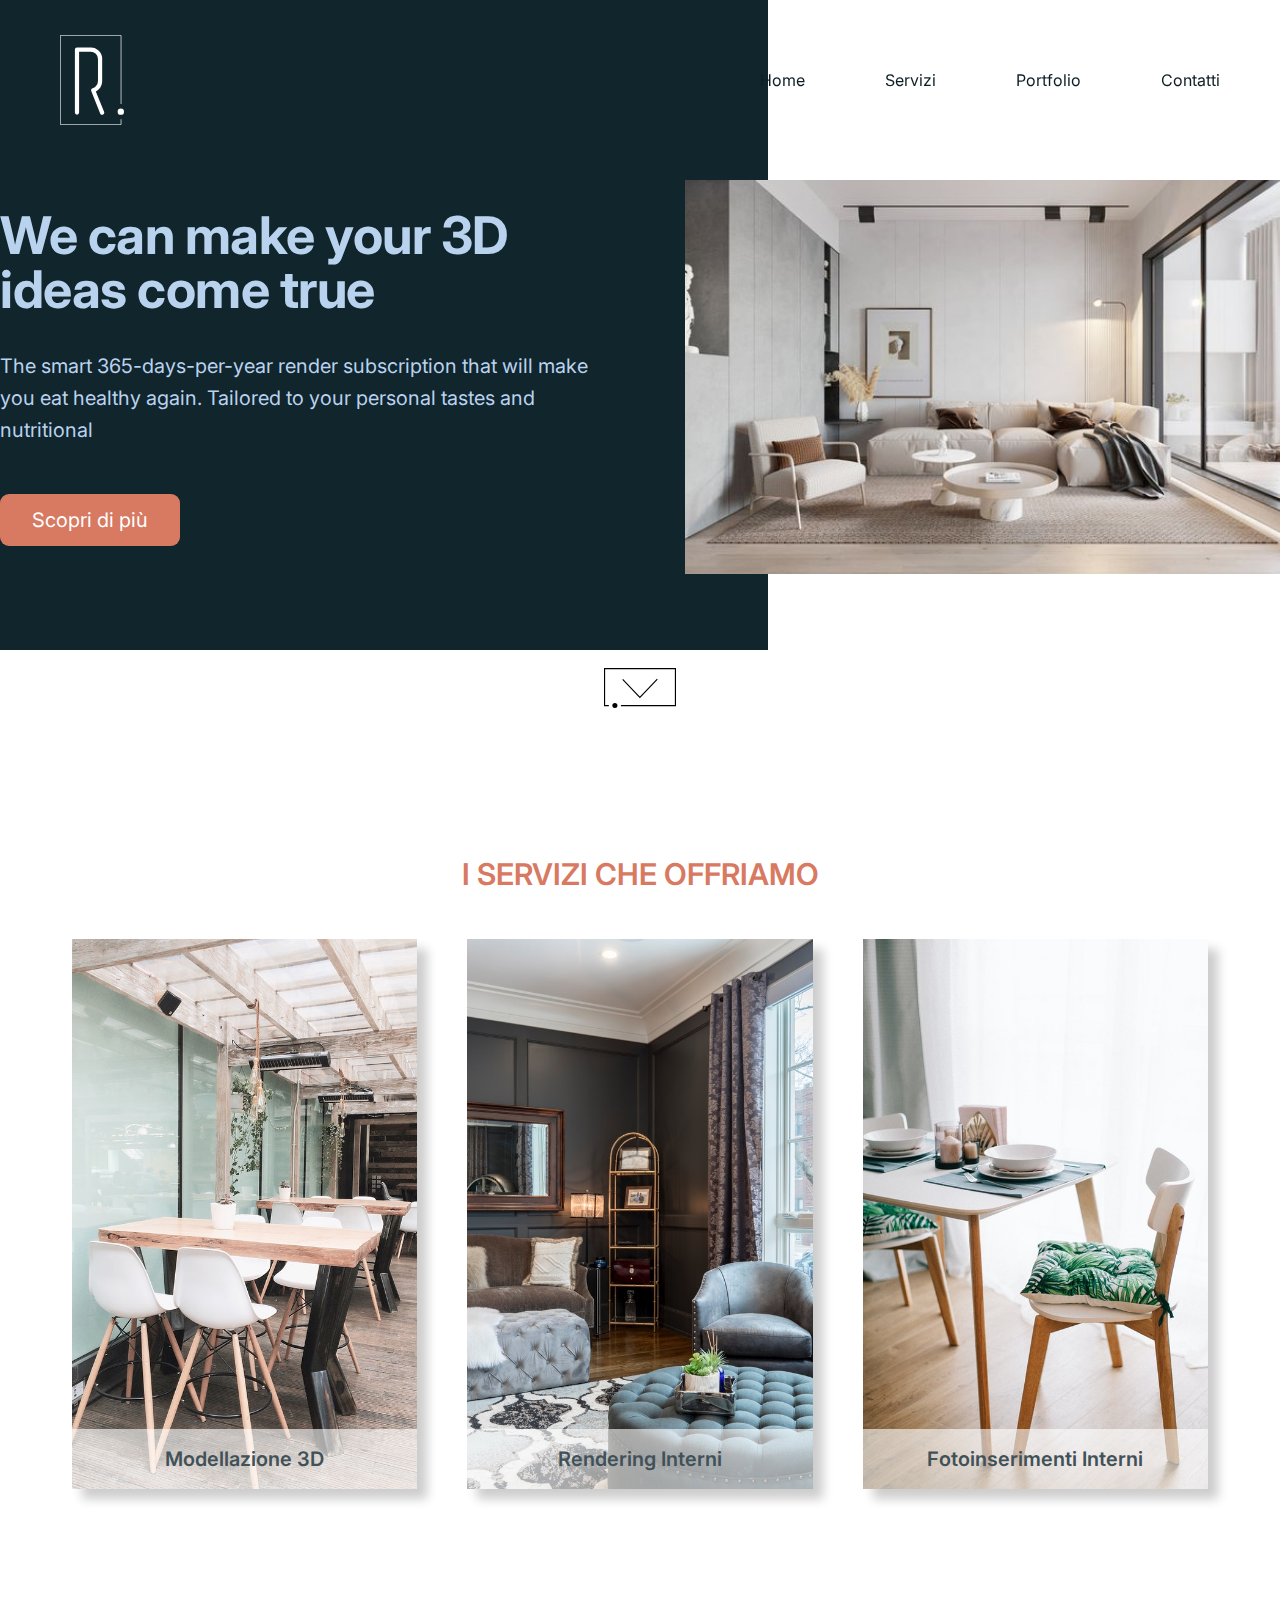
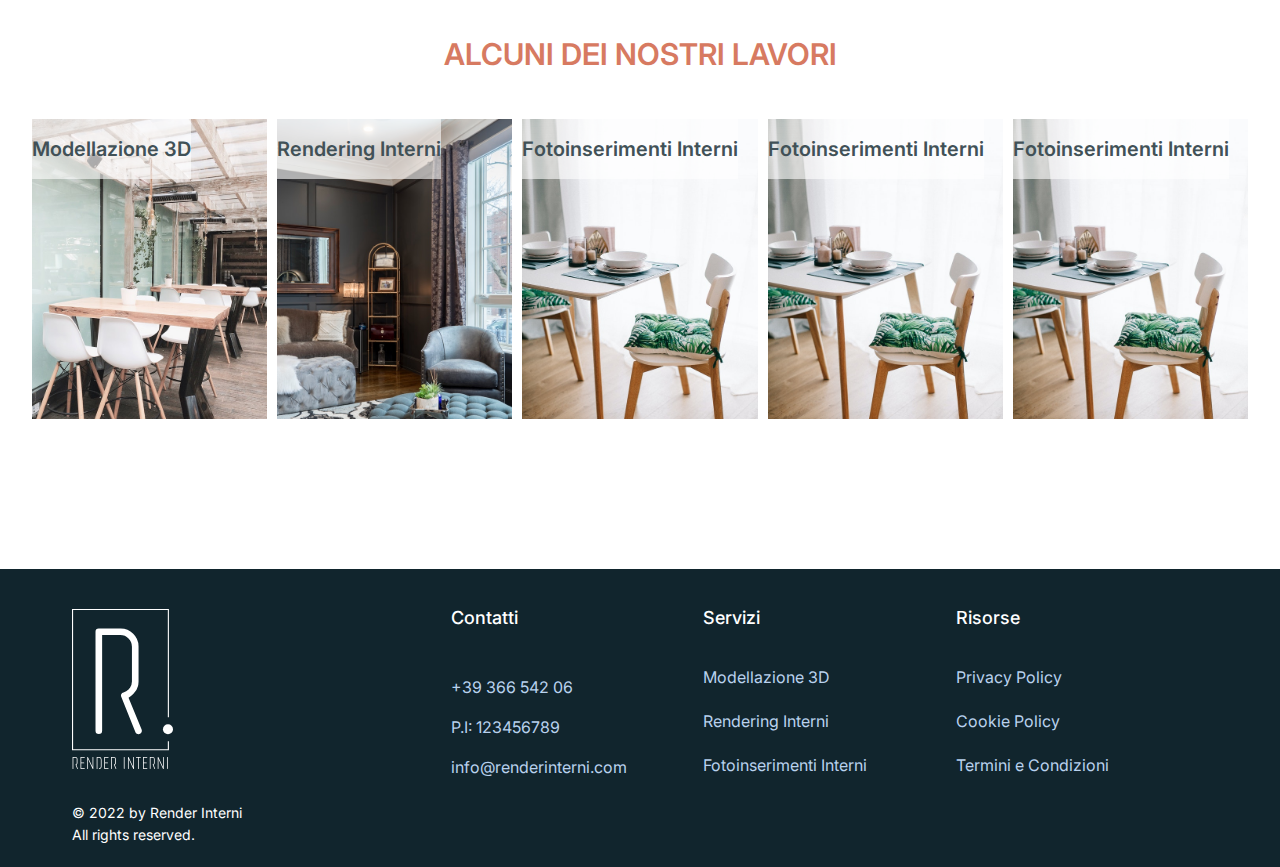
<file: index.html>
<!-- USEFUL LINKS
    https://docs.emmet.io/cheat-sheet/
https://codepen.io/ -->

<!DOCTYPE html>
<html lang="en">

<head>
  <meta charset="UTF-8" />
  <meta http-equiv="X-UA-Compatible" content="IE=edge" />
  <meta name="viewport" content="width=device-width, initial-scale=1.0" />

  <link rel="preconnect" href="https://fonts.googleapis.com">
  <link rel="preconnect" href="https://fonts.gstatic.com" crossorigin>
  <link href="https://fonts.googleapis.com/css2?family=Inter:wght@400;500;700&display=swap" rel="stylesheet">

  <link rel="stylesheet" href="css/style.css" />
  <link rel="stylesheet" href="css/general.css" />

  <title>Render Interni</title>
</head>

<body>

  <header class="header sticky">
    <a href="#">
      <img class="logo" alt="Render interni logo" src="images/logo/logo-renderinterni-white-simple.svg" />
    </a>
    <nav class="main-nav">
      <ul class="main-nav-list">
        <li><a href="index.html" class="main-nav-link">Home</a></li>
        <ul class="main-nav-list">
          <li><a href="servizi.html" class="main-nav-link">Servizi</a></li>
          <ul class="main-nav-list">
            <li><a href="portfolio.html" class="main-nav-link">Portfolio</a></li>
            <ul class="main-nav-list">
              <li><a href="contatti.html" class="main-nav-link">Contatti</a></li>
            </ul>
    </nav>
  </header>



  <section class="section-hero">
    <div class="hero">
      <div class="hero-text-box">
        <h1 class="heading-primary">We can make your 3D ideas come true</h1>
        <p class="hero-description">
          The smart 365-days-per-year render subscription that will make you
          eat healthy again. Tailored to your personal tastes and nutritional
        </p>
        <a href="#" class="btn btn--full margin-right-sm">Scopri di più</a>
      </div>
      <div class="hero-img-box">
        <img src="images/hero/hero.jpg" class="hero-img" alt="Render of a living room" />
      </div>
    </div>

  </section>

  <div class="logo-scroll">
    <div class="container">
      <a href="#">
        <img class="scroll" src="images/icons/Scroll down.svg" alt="Icon of a mouse scrolling down">
      </a>
    </div>
  </div>

  <section class="section-showcase">
    <div class="container text-center">
      <h2 class="heading-secondary">I servizi che offriamo</h2>
    </div>



    <div class="container grid grid--3columns text-center showcase-grid">

      <div class="card-modellazione-3d card flex">
        <div class="card-rectangle flex">
          <h3 class="card-title">Modellazione 3D</h3>
        </div>
      </div>

      <div class="card-rendering-interni card flex">
        <div class="card-rectangle flex">
          <h3 class="card-title">Rendering Interni</h3>
        </div>
      </div>

      <div class="card-fotoinserimenti-interni card flex">
        <div class="card-rectangle flex">
          <h3 class="card-title">Fotoinserimenti Interni</h3>
        </div>
      </div>


    </div>

  </section>

  <section class="section-carrousel">

    <div class="container text-center">
      <h2 class="heading-secondary">Alcuni dei nostri lavori</h2>
    </div>

    <div class="container-wide grid grid--5columns text-center carrousel-grid">

      <div class="card-modellazione-3d flex">
        <div class="card-rectangle flex">
          <h3 class="card-title">Modellazione 3D</h3>
        </div>
      </div>

      <div class="card-rendering-interni flex">
        <div class="card-rectangle flex">
          <h3 class="card-title">Rendering Interni</h3>
        </div>
      </div>

      <div class="card-fotoinserimenti-interni flex">
        <div class="card-rectangle flex">
          <h3 class="card-title">Fotoinserimenti Interni</h3>
        </div>
      </div>

      <div class="card-fotoinserimenti-interni flex">
        <div class="card-rectangle flex">
          <h3 class="card-title">Fotoinserimenti Interni</h3>
        </div>
      </div>

      <div class="card-fotoinserimenti-interni flex">
        <div class="card-rectangle flex">
          <h3 class="card-title">Fotoinserimenti Interni</h3>
        </div>
      </div>

    </div>





  </section>









  <footer class="footer">
    <div class="container grid grid--footer">
      <div class="logo-col">
        <a href="#" class="footer-logo">
          <img class="logo-footer" alt="render interni logo footer" src="images/logo/Logo-footer-white.svg" />
        </a>

        <ul class="social-links">
          <li>
            <a class="footer-link" href="#">
              <ion-icon class="social-icon" name="logo-instagram"></ion-icon>
            </a>
          </li>
          <li>
            <a class="footer-link" href="#">
              <ion-icon class="social-icon" name="logo-facebook"></ion-icon>
            </a>
          </li>
          <li>
            <a class="footer-link" href="#">
              <ion-icon class="social-icon" name="logo-twitter"></ion-icon>
            </a>
          </li>
        </ul>

        <p class="copyright">
          &copy; <span class="year">2022</span> by Render Interni <br> All rights reserved.
        </p>
      </div>

      <nav class="address-col">
        <p class="footer-heading">Contatti</p>
        <div class="contacts">
          <a class="footer-link" href="tel:+39 366 542 "> +39 366 542 06</a> <br>
          <a class="footer-link" href="javascript:void(0)">P.I: 123456789 </a>
          <a class="footer-link" href="mailto:info@renderinterni.com">info@renderinterni.com</a>

        </div>
      </nav>



      <nav class="nav-col">
        <p class="footer-heading">Servizi</p>
        <ul class="footer-nav">
          <li><a class="footer-link" href="#">Modellazione 3D</a></li>
          <li><a class="footer-link" href="#">Rendering Interni</a></li>
          <li><a class="footer-link" href="#">Fotoinserimenti Interni</a></li>
        </ul>
      </nav>

      <nav class="nav-col">
        <p class="footer-heading">Risorse</p>
        <ul class="footer-nav">
          <li><a class="footer-link" href="#">Privacy Policy</a></li>
          <li><a class="footer-link" href="#">Cookie Policy</a></li>
          <li><a class="footer-link" href="#">Termini e Condizioni</a></li>
        </ul>
      </nav>
    </div>
  </footer>


</body>

</html>
</file>
<file: css/style.css>
/* DESIGN PREMISES

--- 01 TYPOGRAPHY

-Font sizes (px)
 10 / 12 / 14 / 16 / 18 / 20 / 24 / 30 / 36 / 44 / 52 / 62 / 74 / 86 / 98

-Font weights
Default: 400

-Line heights
Default: 1


--- 02 COLORS

Primary color: #11252d 
-Tints: #415157, #889296
-Shades:  #0e1e24, #ac624e
-Accents: #D77A61
-Greys: #555 #0e1e24
-Typography: #B9D2EE

www.maketintsandshades.com


--- 03 IMAGES

Free images - www.unsplash.com
Free faces - www.uifaces.co


--- 05 SHADOWS

--- 06 BORDER-RADIUS

--- 07 WHITESPACE

-Spacing system
 2 / 4 / 8 / 12 / 16 / 24 / 32 / 48 / 64 / 80 / 96 / 128
 

/*

/*Universal selector, Global settings*/
*,
*:before,
*:after {
  padding: 0;
  margin: 0;
  box-sizing: border-box;
}

html {
  /* 10px / 16px = 0.625 = 62.5% */
  /* Percentage of user's browser font-size settings */
  font-size: 62.5%;
}

body {
  font-family: "Inter", sans-serif;
  line-height: 1;
  font-weight: 400;
  color: #0e1e24;
}

/******HEADER*****/

.header {
  display: flex;
  align-items: center;
  justify-content: space-between;
  height: 16rem;
  padding: 0 6rem;
  position: relative;
  background-color: rgba(255, 255, 255, 0);
}

.logo {
  height: 9rem;
}

/******HERO SECTION*****/

.section-hero {
  background-image: linear-gradient(90deg, #11252d 60%, #fff 40%);
  padding: 18rem 0 0 0;
  height: 65rem;
  margin-bottom: 1.8rem;
}

.hero {
  max-width: 132rem;
  margin: 0 auto;
  display: grid;
  grid-template-columns: 1fr 1fr;
  gap: 9rem;
  align-items: center;
}

.heading-primary {
  font-size: 5.2rem;
  font-weight: 700;
  line-height: 1.05;
  color: #b9d2ee;
  letter-spacing: -0.5px;
  margin-bottom: 3.2rem;
}

.hero-description {
  font-size: 2rem;
  line-height: 1.6;
  margin-bottom: 4.8rem;
  color: #b9d2ee;
}

.btn:link,
.btn:visited {
  display: inline-block;
  background-color: #d77a61;
  color: #b9d2ee;
  text-decoration: none;
  font-size: 2rem;
  padding: 1.6rem 3.2rem;
  border-radius: 9px;
  transition: background-color 0.3s;
}

.btn--full:link,
.btn--full:visited {
  background-color: #d77a61;
  color: #fff;
}

.btn--full:hover,
.btn--full:active {
  background-color: #df9581;
  color: #fff;
}

/* trick to border inside button 
box-shadow: inset 0 0 0 3px #fff */

/* .margin-right-sm{
  margin-right:1.6rem !important;
} trick for adding space */

.hero-img {
  width: 100%;
}

.logo-scroll {
  display: flex;
  justify-content: center;
  align-items: center;
  width: 100%;
  margin-bottom: 15rem;
}
.scroll {
  height: 4rem;
}

/******RENDER SHOWCASE*****/

.heading-secondary {
  font-size: 3rem;
  font-weight: 600;
  color: #d77a61;
  margin-bottom: 5rem;
  text-transform: uppercase;
}

.card-modellazione-3d {
  background: url("../images/render-showcase/modellazione-3d.jpg") no-repeat;
  background-size: cover;
}

.card-rendering-interni {
  background: url("../images/render-showcase/rendering-interni.jpg") no-repeat;
  background-size: cover;
}

.card-fotoinserimenti-interni {
  background: url("../images/render-showcase/fotoinserimento-interni.jpg")
    no-repeat;
  background-size: cover;
}

.card {
  box-shadow: 1rem 1rem 1rem rgba(0, 0, 0, 0.2);
  overflow: hidden;
  transition: all 0.4s;
  flex-direction: column;
  justify-content: flex-end;
}

.card-rectangle {
  justify-content: center;
  align-items: center;
  height: 6rem;
  background-color: rgba(255, 255, 255, 0.6);
}

.showcase-grid {
  grid-template-rows: 55rem;
  column-gap: 5rem;
}

.section-showcase {
  padding: 0 0 15rem 0;
}

.card-title {
  font-size: 2rem;
  font-weight: 600;
  color: #415157;
}


/******PORTFOLIO CARROUSEL*****/


.carrousel-grid {
  grid-template-rows: 30rem;
  column-gap: 1rem;
}




.section-carrousel {
  padding: 0 0 15rem 0;
}
</file>
<file: css/general.css>
/* DESIGN PREMISES

--- 01 TYPOGRAPHY

-Font sizes (px)
 10 / 12 / 14 / 16 / 18 / 20 / 24 / 30 / 36 / 44 / 52 / 62 / 74 / 86 / 98

-Font weights
Default: 400

-Line heights
Default: 1


--- 02 COLORS

Primary color: #11252d 
-Tints: #415157, #889296
-Shades:  #0e1e24, #ac624e
-Accents: #D77A61
-Greys: #555 #0e1e24
-Typography: #B9D2EE

www.maketintsandshades.com


--- 03 IMAGES

Free images - www.unsplash.com
Free faces - www.uifaces.co


--- 05 SHADOWS

--- 06 BORDER-RADIUS

--- 07 WHITESPACE

-Spacing system
 2 / 4 / 8 / 12 / 16 / 24 / 32 / 48 / 64 / 80 / 96 / 128
 

/*

/******NAVIGATION*****/

.main-nav-list {
  list-style: none;
  display: flex;
  align-items: center;
  gap: 8rem;
  cursor: pointer;
}

.main-nav-link:link,
.main-nav-link:visited {
  display: inline-block;
  text-decoration: none;
  color: #0e1e24;
  font-weight: 400;
  font-size: 1.6rem;
  transition: all 0.3s;
}

.main-nav-link:hover,
.main-nav-link:active {
  color: #d77a61;
}

/******STICKY NAVIGATION*****/

.sticky {
  position: fixed;
  top: 0;
  bottom: 0;
  width: 100%;
  z-index: 999;
  padding-top: 0;
  padding-bottom: 0;
}

/******FOOTER*****/

.footer {
  padding: 4rem 0 2rem 0;
  background-color: #11252d;
}

.grid--footer {
  grid-template-columns: 1.5fr 1fr 1fr 1fr;
}

.logo-col {
  display: flex;
  flex-direction: column;
}

.footer-logo {
  display: block;
  margin-bottom: 3.2rem;
}

.logo-footer {
  height: 16rem;
}

.social-links {
  list-style: none;
  display: flex;
  gap: 2.4rem;
}

.social-icon {
  height: 2.4rem;
  width: 2.4rem;
}

.copyright {
  font-size: 1.4rem;
  line-height: 1.6;
  color: #fff;
  margin-top: auto;
}

.footer-heading {
  font-size: 1.8rem;
  font-weight: 500;
  margin-bottom: 4rem;
  color: #fff;
}

.contacts {
  font-style: normal;
  font-size: 1.6rem;
  line-height: 2.5;
}

.footer-nav {
  list-style: none;
  display: flex;
  flex-direction: column;
  gap: 2.4rem;
}

.footer-link:link,
.footer-link:visited {
  text-decoration: none;
  font-size: 1.6rem;
  color: #b9d2ee;
  transition: all 0.3s;
}

.footer-link:hover,
.footer-link:active {
  color: #d77a61;
}

.footer-link {
  line-height: 2rem;
}

/******LAYOUT*****/

.container {
  /* 1140px */
  max-width: 120rem;
  padding: 0 3.2rem;
  margin: 0 auto;
}

.container-wide {
  /* 1140px */
  max-width: 140rem;
  padding: 0 3.2rem;
  margin: 0 auto;
}


/* reusable grid */
.grid {
  display: grid;
}

.grid--2columns {
  grid-template-columns: repeat(2, 1fr);
}
.grid--3columns {
  grid-template-columns: repeat(3, 1fr);
}
.grid--4columns {
  grid-template-columns: repeat(4, 1fr);
}
.grid--5columns {
  grid-template-columns: repeat(5, 1fr);
}

/* Center text */
.text-center {
  text-align: center;
}

/* Image container */
.image-container {
  object-fit: cover;
  width: 100%;
  max-height: 100%;
  overflow: hidden;
}

.flex {
  display: flex;
}
</file>
